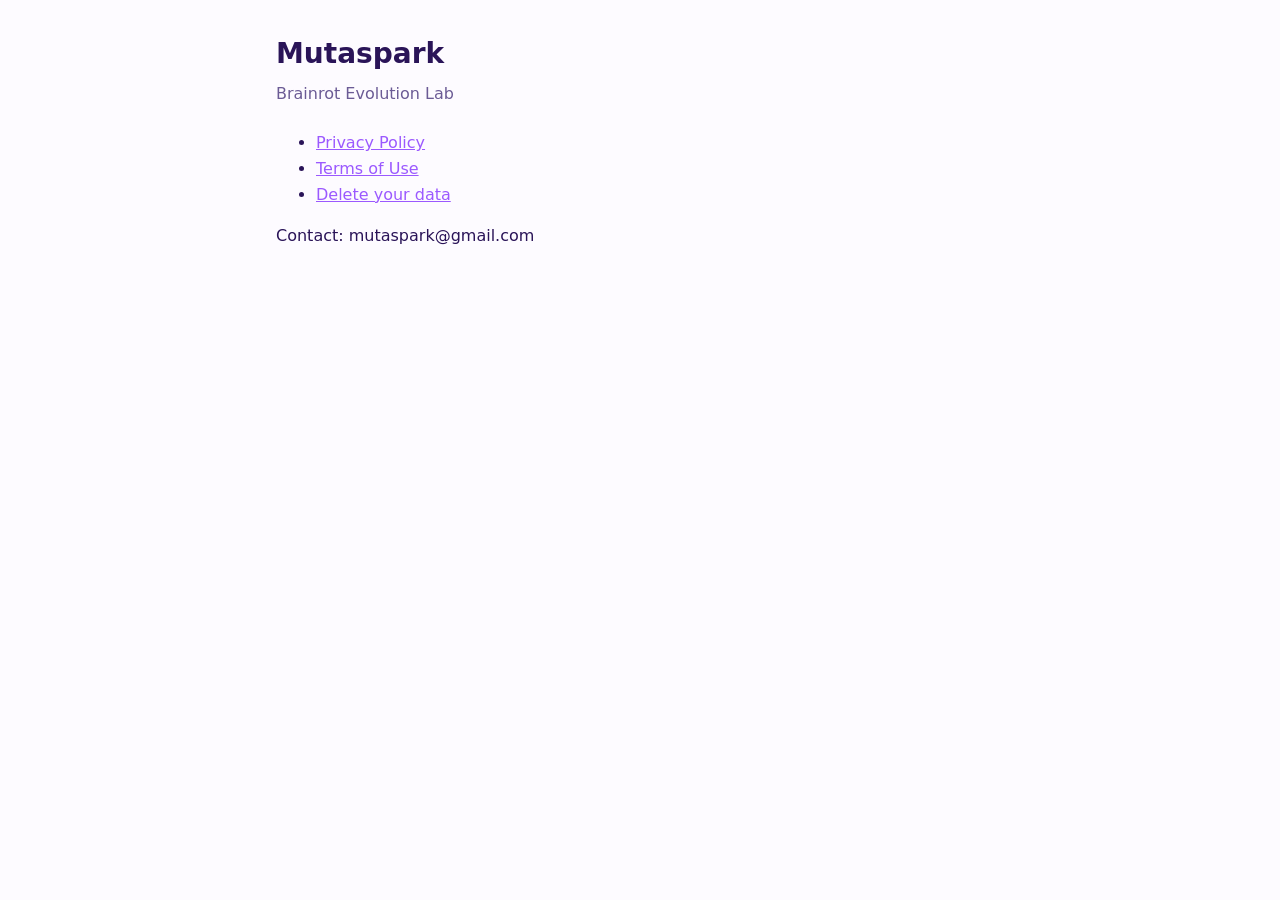
<file: index.html>
<!doctype html>
<html lang="en">
<head>
<meta charset="utf-8">
<meta name="viewport" content="width=device-width, initial-scale=1">
<title>Mutaspark</title>
<link rel="stylesheet" href="legal.css">
</head>
<body>
<main>
<h1>Mutaspark</h1>
<p class="meta">Brainrot Evolution Lab</p>
<ul>
<li><a href="privacy.html">Privacy Policy</a></li>
<li><a href="terms.html">Terms of Use</a></li>
<li><a href="delete-account.html">Delete your data</a></li>
</ul>
<p>Contact: mutaspark@gmail.com</p>
</main>
</body>
</html>
</file>
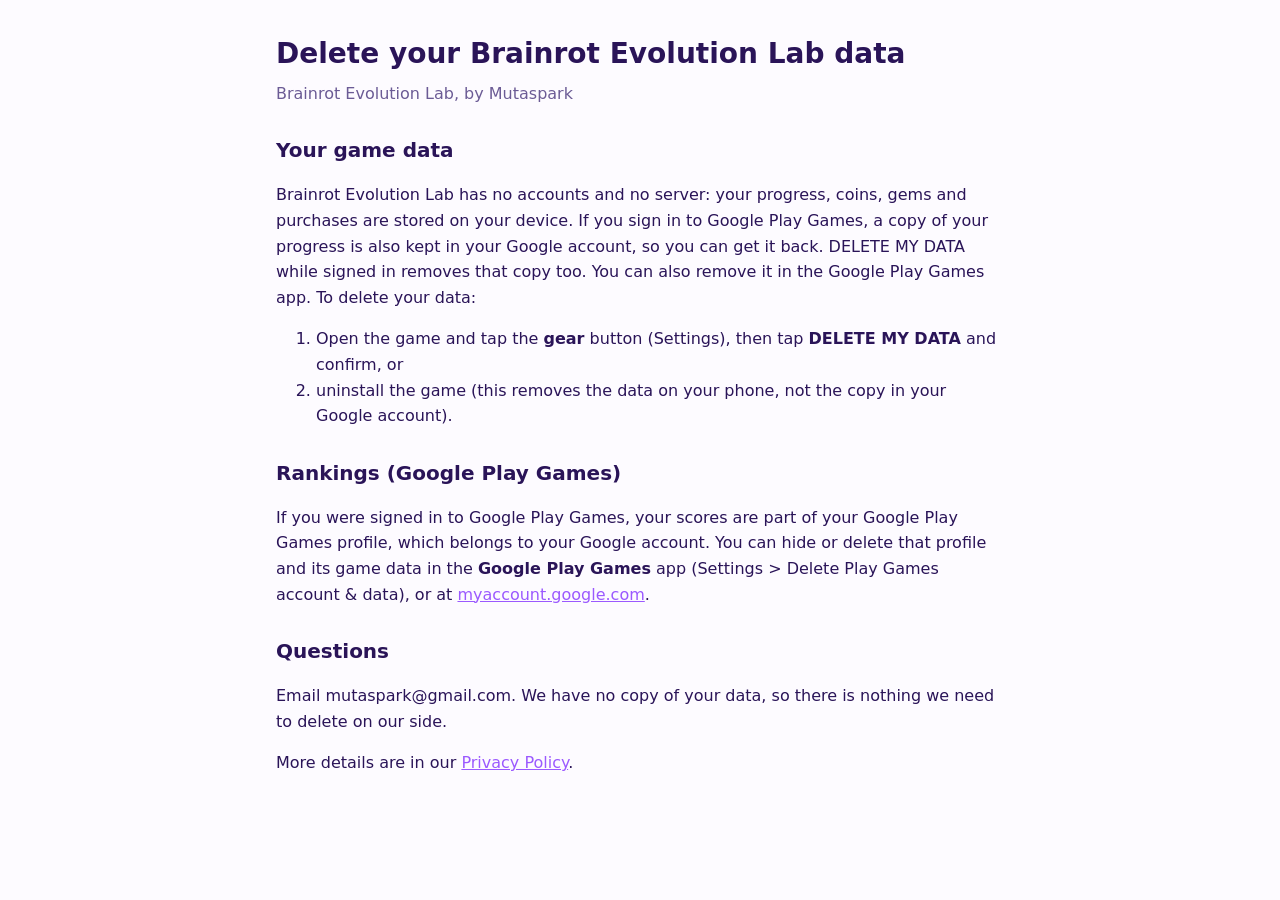
<file: delete-account.html>
<!doctype html>
<html lang="en">
<head>
<meta charset="utf-8">
<meta name="viewport" content="width=device-width, initial-scale=1">
<title>Delete your data - Brainrot Evolution Lab</title>
<link rel="stylesheet" href="legal.css">
</head>
<body>
<main>
<h1>Delete your Brainrot Evolution Lab data</h1>
<p class="meta">Brainrot Evolution Lab, by Mutaspark</p>

<h2>Your game data</h2>
<p>Brainrot Evolution Lab has no accounts and no server: your progress, coins, gems and purchases are stored on your
device. If you sign in to Google Play Games, a copy of your progress is also kept in your Google account, so you can get it back. DELETE MY DATA while signed in removes that copy too. You can also remove it in the Google Play Games app. To delete your data:</p>
<ol>
<li>Open the game and tap the <strong>gear</strong> button (Settings), then tap <strong>DELETE MY DATA</strong> and confirm, or</li>
<li>uninstall the game (this removes the data on your phone, not the copy in your Google account).</li>
</ol>

<h2>Rankings (Google Play Games)</h2>
<p>If you were signed in to Google Play Games, your scores are part of your Google Play Games profile, which belongs to
your Google account. You can hide or delete that profile and its game data in the <strong>Google Play Games</strong> app
(Settings &gt; Delete Play Games account &amp; data), or at <a href="https://myaccount.google.com">myaccount.google.com</a>.</p>

<h2>Questions</h2>
<p>Email mutaspark@gmail.com. We have no copy of your data, so there is nothing we need to delete on our side.</p>
<p>More details are in our <a href="privacy.html">Privacy Policy</a>.</p>
</main>
</body>
</html>
</file>
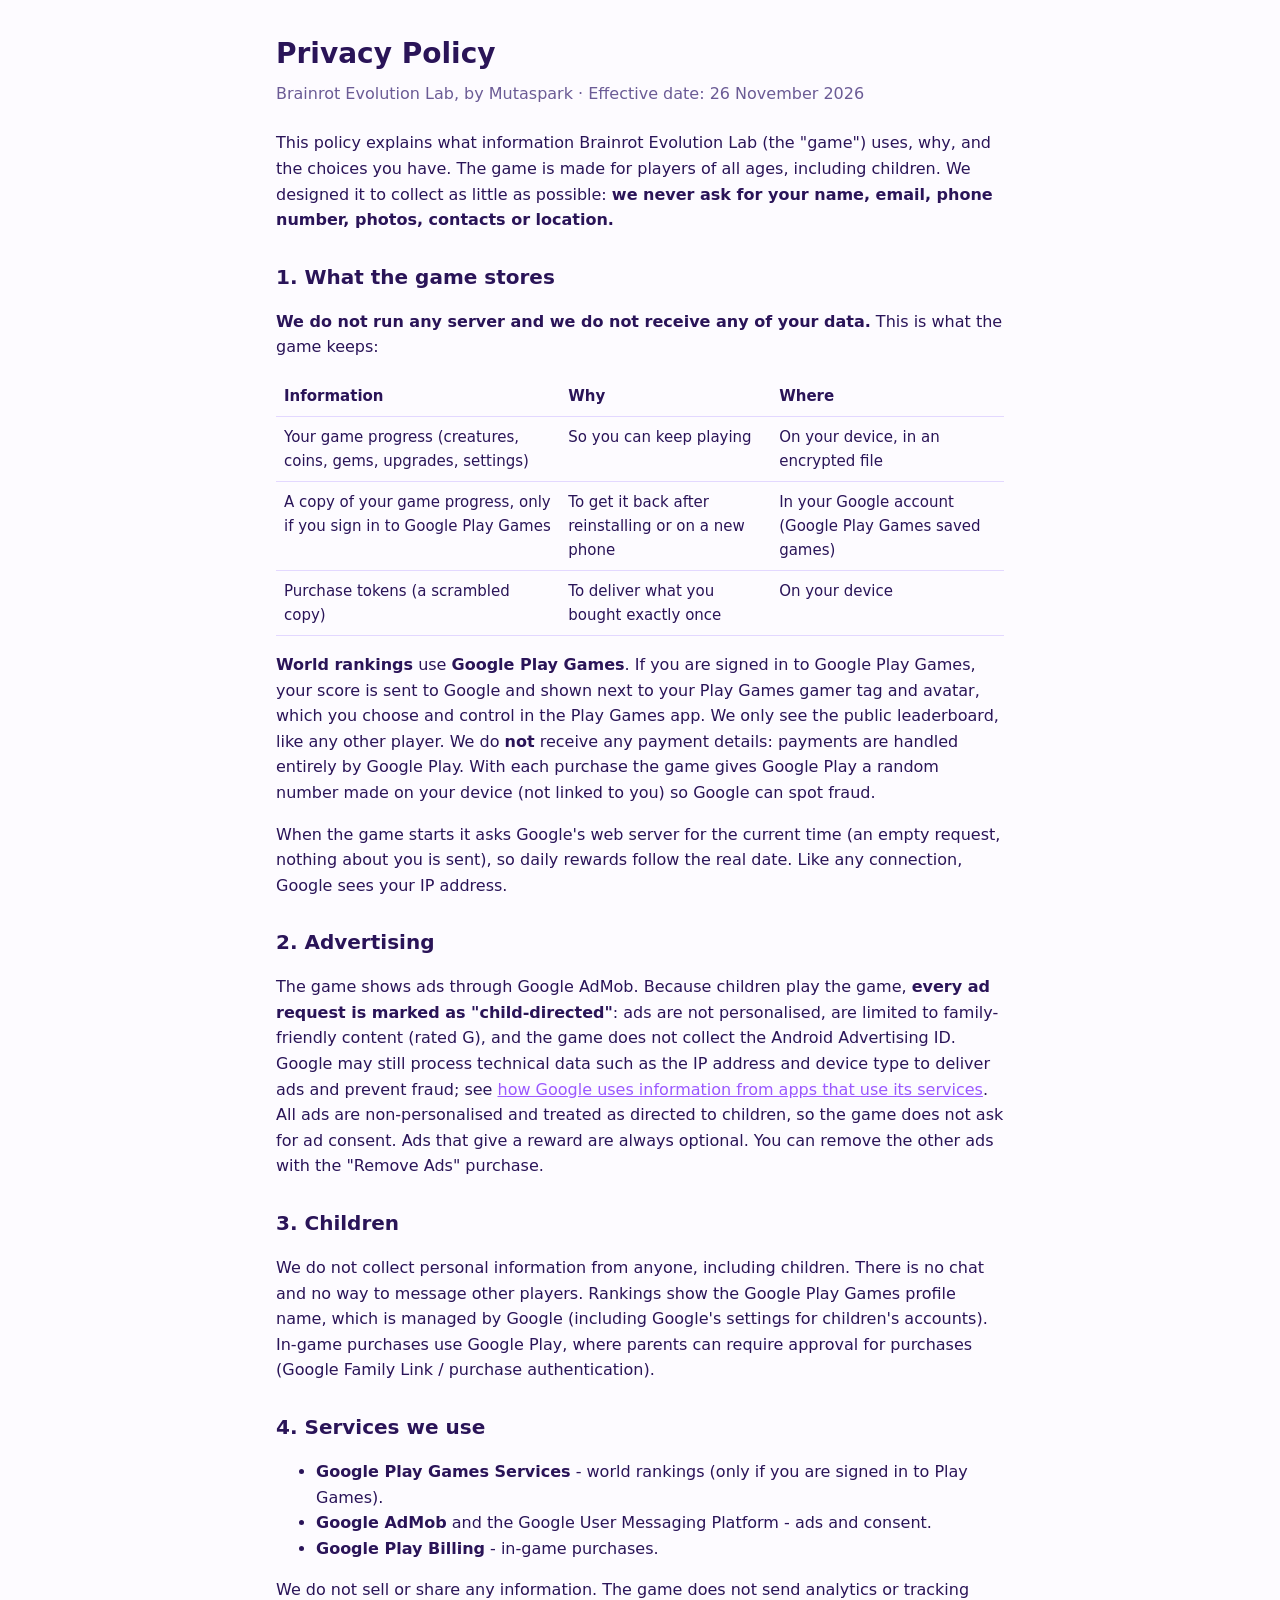
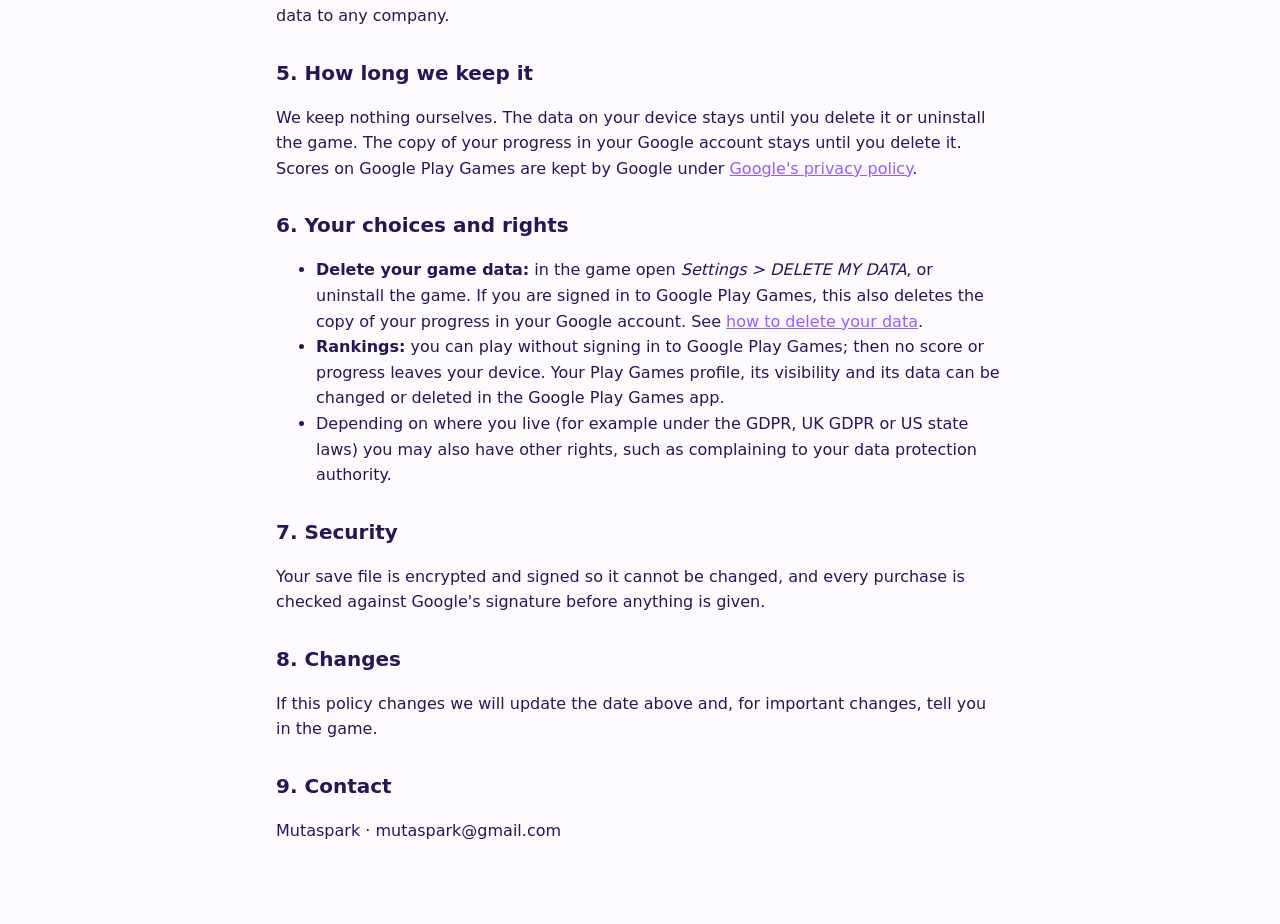
<file: privacy.html>
<!doctype html>
<html lang="en">
<head>
<meta charset="utf-8">
<meta name="viewport" content="width=device-width, initial-scale=1">
<title>Privacy Policy - Brainrot Evolution Lab</title>
<link rel="stylesheet" href="legal.css">
</head>
<body>
<main>
<h1>Privacy Policy</h1>
<p class="meta">Brainrot Evolution Lab, by Mutaspark &middot; Effective date: 26 November 2026</p>

<p>This policy explains what information Brainrot Evolution Lab (the "game") uses, why, and the choices you have.
The game is made for players of all ages, including children. We designed it to collect as little as possible:
<strong>we never ask for your name, email, phone number, photos, contacts or location.</strong></p>

<h2>1. What the game stores</h2>
<p><strong>We do not run any server and we do not receive any of your data.</strong> This is what the game keeps:</p>
<table>
<tr><th>Information</th><th>Why</th><th>Where</th></tr>
<tr><td>Your game progress (creatures, coins, gems, upgrades, settings)</td><td>So you can keep playing</td><td>On your device, in an encrypted file</td></tr>
<tr><td>A copy of your game progress, only if you sign in to Google Play Games</td><td>To get it back after reinstalling or on a new phone</td><td>In your Google account (Google Play Games saved games)</td></tr>
<tr><td>Purchase tokens (a scrambled copy)</td><td>To deliver what you bought exactly once</td><td>On your device</td></tr>
</table>
<p><strong>World rankings</strong> use <strong>Google Play Games</strong>. If you are signed in to Google Play Games, your
score is sent to Google and shown next to your Play Games gamer tag and avatar, which you choose and control in the Play
Games app. We only see the public leaderboard, like any other player. We do <strong>not</strong> receive any payment
details: payments are handled entirely by Google Play. With each purchase the game gives Google Play a random number made
on your device (not linked to you) so Google can spot fraud.</p>
<p>When the game starts it asks Google's web server for the current time (an empty request, nothing about you is sent),
so daily rewards follow the real date. Like any connection, Google sees your IP address.</p>

<h2>2. Advertising</h2>
<p>The game shows ads through Google AdMob. Because children play the game, <strong>every ad request is marked as
"child-directed"</strong>: ads are not personalised, are limited to family-friendly content (rated G), and the game
does not collect the Android Advertising ID. Google may still process technical data such as the IP address and
device type to deliver ads and prevent fraud; see
<a href="https://policies.google.com/technologies/partner-sites">how Google uses information from apps that use its services</a>.
All ads are non-personalised and treated as directed to children, so the game does not ask for ad consent.
Ads that give a reward are always optional. You can remove the other ads with the "Remove Ads" purchase.</p>

<h2>3. Children</h2>
<p>We do not collect personal information from anyone, including children. There is no chat and no way to message
other players. Rankings show the Google Play Games profile name, which is managed by Google (including Google's
settings for children's accounts). In-game purchases use Google Play, where parents can require approval for purchases
(Google Family Link / purchase authentication).</p>

<h2>4. Services we use</h2>
<ul>
<li><strong>Google Play Games Services</strong> - world rankings (only if you are signed in to Play Games).</li>
<li><strong>Google AdMob</strong> and the Google User Messaging Platform - ads and consent.</li>
<li><strong>Google Play Billing</strong> - in-game purchases.</li>
</ul>
<p>We do not sell or share any information. The game does not send analytics or tracking data to any company.</p>

<h2>5. How long we keep it</h2>
<p>We keep nothing ourselves. The data on your device stays until you delete it or uninstall the game. The copy of your
progress in your Google account stays until you delete it. Scores on
Google Play Games are kept by Google under
<a href="https://policies.google.com/privacy">Google's privacy policy</a>.</p>

<h2>6. Your choices and rights</h2>
<ul>
<li><strong>Delete your game data:</strong> in the game open <em>Settings &gt; DELETE MY DATA</em>, or uninstall the game.
If you are signed in to Google Play Games, this also deletes the copy of your progress in your Google account.
See <a href="delete-account.html">how to delete your data</a>.</li>
<li><strong>Rankings:</strong> you can play without signing in to Google Play Games; then no score or progress leaves your device.
Your Play Games profile, its visibility and its data can be changed or deleted in the Google Play Games app.</li>
<li>Depending on where you live (for example under the GDPR, UK GDPR or US state laws) you may also have other rights,
such as complaining to your data protection authority.</li>
</ul>

<h2>7. Security</h2>
<p>Your save file is encrypted and signed so it cannot be changed, and every purchase is checked against Google's
signature before anything is given.</p>

<h2>8. Changes</h2>
<p>If this policy changes we will update the date above and, for important changes, tell you in the game.</p>

<h2>9. Contact</h2>
<p>Mutaspark &middot; mutaspark@gmail.com</p>
</main>
</body>
</html>
</file>
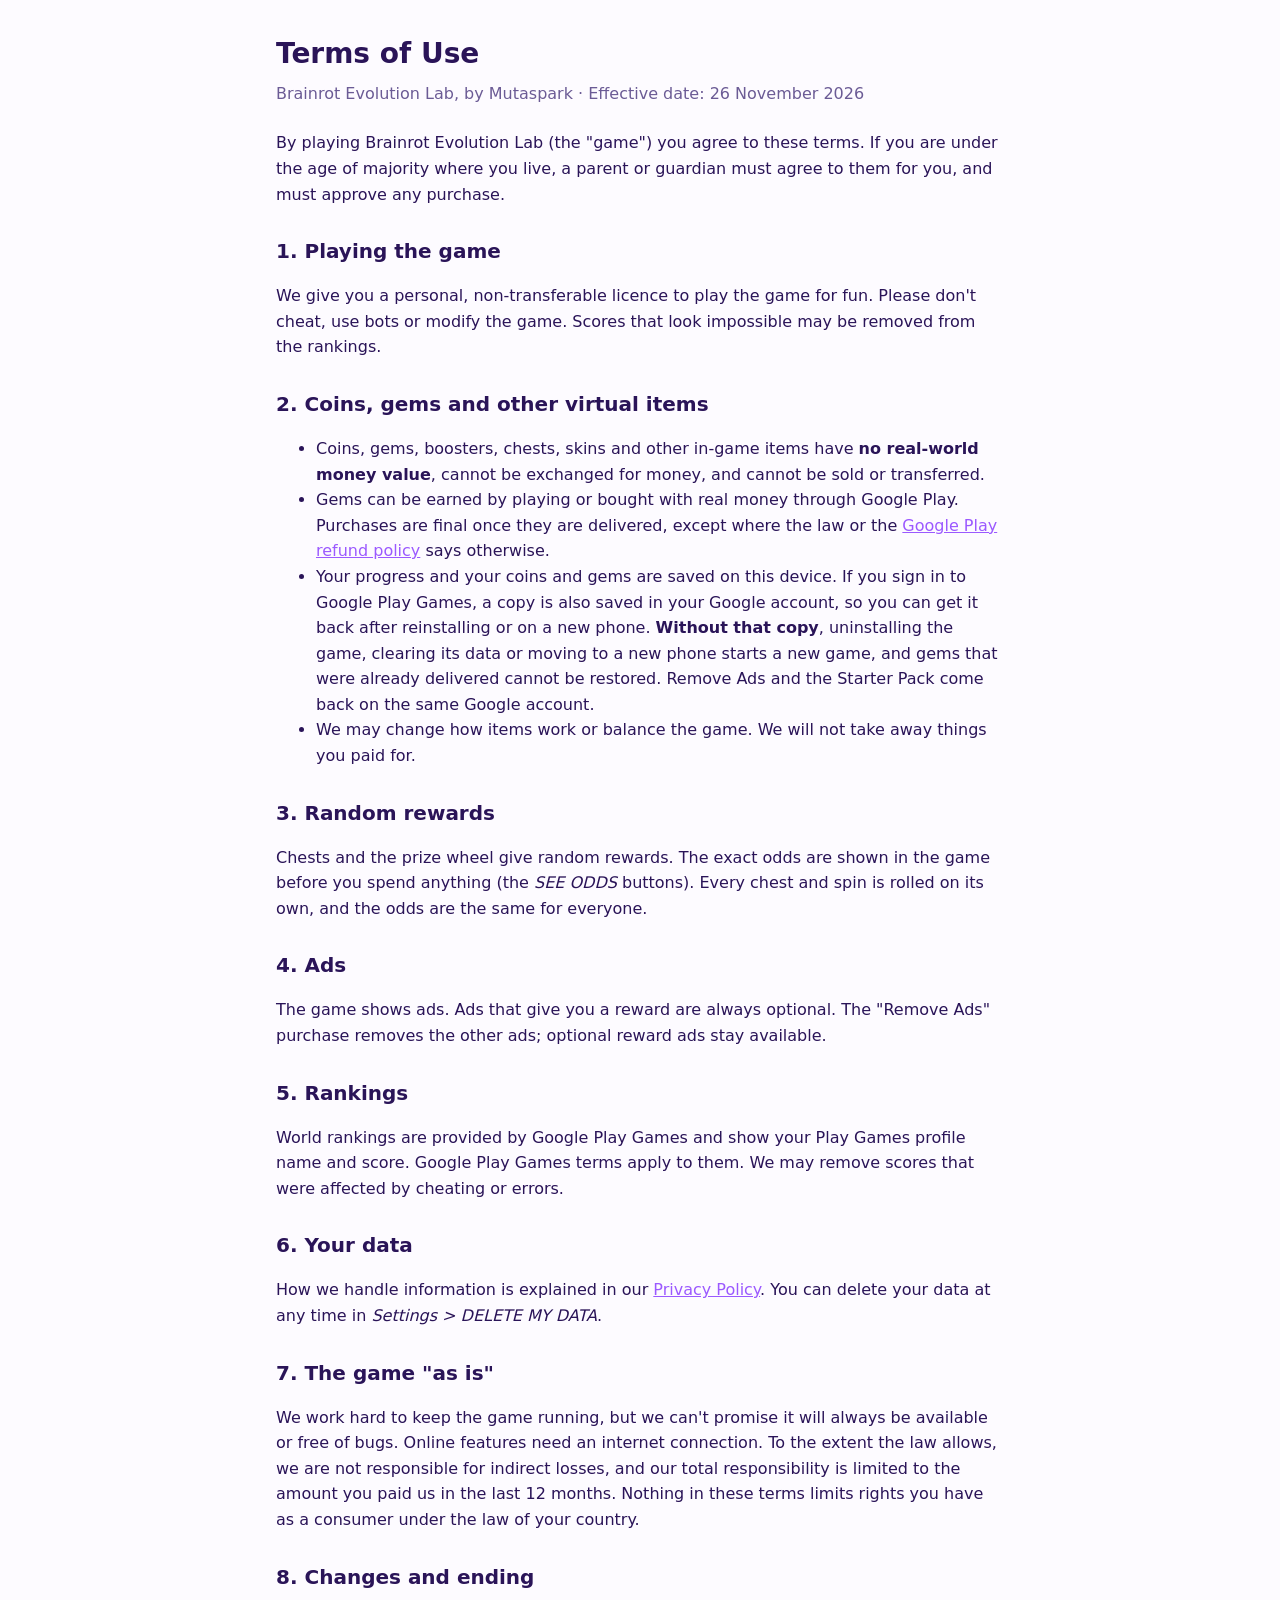
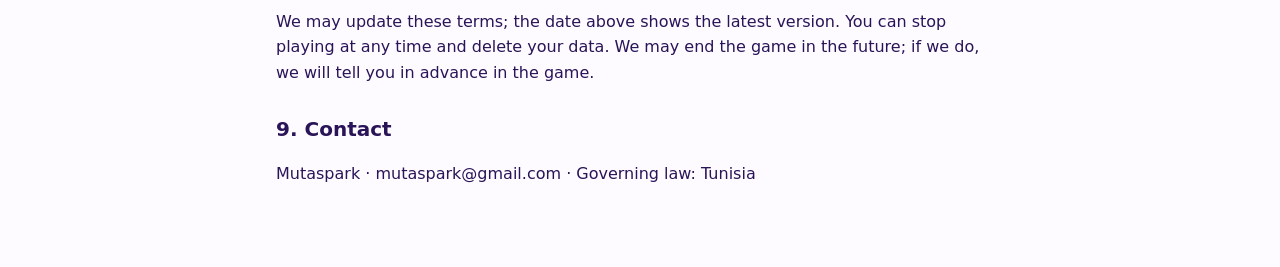
<file: terms.html>
<!doctype html>
<html lang="en">
<head>
<meta charset="utf-8">
<meta name="viewport" content="width=device-width, initial-scale=1">
<title>Terms of Use - Brainrot Evolution Lab</title>
<link rel="stylesheet" href="legal.css">
</head>
<body>
<main>
<h1>Terms of Use</h1>
<p class="meta">Brainrot Evolution Lab, by Mutaspark &middot; Effective date: 26 November 2026</p>

<p>By playing Brainrot Evolution Lab (the "game") you agree to these terms. If you are under the age of majority
where you live, a parent or guardian must agree to them for you, and must approve any purchase.</p>

<h2>1. Playing the game</h2>
<p>We give you a personal, non-transferable licence to play the game for fun. Please don't cheat, use bots or modify
the game. Scores that look impossible may be removed from the rankings.</p>

<h2>2. Coins, gems and other virtual items</h2>
<ul>
<li>Coins, gems, boosters, chests, skins and other in-game items have <strong>no real-world money value</strong>,
cannot be exchanged for money, and cannot be sold or transferred.</li>
<li>Gems can be earned by playing or bought with real money through Google Play. Purchases are final once they are
delivered, except where the law or the <a href="https://support.google.com/googleplay/answer/2479637">Google Play refund policy</a>
says otherwise.</li>
<li>Your progress and your coins and gems are saved on this device. If you sign in to Google Play Games, a copy is also saved
in your Google account, so you can get it back after reinstalling or on a new phone. <strong>Without that copy</strong>,
uninstalling the game, clearing its data or moving to a new phone starts a new game, and gems that were already delivered
cannot be restored. Remove Ads and the Starter Pack come back on the same Google account.</li>
<li>We may change how items work or balance the game. We will not take away things you paid for.</li>
</ul>

<h2>3. Random rewards</h2>
<p>Chests and the prize wheel give random rewards. The exact odds are shown in the game before you spend anything
(the <em>SEE ODDS</em> buttons). Every chest and spin is rolled on its own, and the odds are the same for everyone.</p>

<h2>4. Ads</h2>
<p>The game shows ads. Ads that give you a reward are always optional. The "Remove Ads" purchase removes the
other ads; optional reward ads stay available.</p>

<h2>5. Rankings</h2>
<p>World rankings are provided by Google Play Games and show your Play Games profile name and score. Google Play Games terms apply to them. We may remove scores that were affected by cheating or errors.</p>

<h2>6. Your data</h2>
<p>How we handle information is explained in our <a href="privacy.html">Privacy Policy</a>. You can delete your
data at any time in <em>Settings &gt; DELETE MY DATA</em>.</p>

<h2>7. The game "as is"</h2>
<p>We work hard to keep the game running, but we can't promise it will always be available or free of bugs. Online
features need an internet connection. To the extent the law allows, we are not responsible for indirect losses,
and our total responsibility is limited to the amount you paid us in the last 12 months. Nothing in these terms
limits rights you have as a consumer under the law of your country.</p>

<h2>8. Changes and ending</h2>
<p>We may update these terms; the date above shows the latest version. You can stop playing at any time and
delete your data. We may end the game in the future; if we do, we will tell you in advance in the game.</p>

<h2>9. Contact</h2>
<p>Mutaspark &middot; mutaspark@gmail.com &middot; Governing law: Tunisia</p>
</main>
</body>
</html>
</file>
<file: legal.css>
:root { --bg: #fdfbff; --ink: #2a1458; --muted: #6b5b95; --line: #e3d8ff; --accent: #9b59ff; }
@media (prefers-color-scheme: dark) { :root { --bg: #1a0c40; --ink: #f3eeff; --muted: #c9bff2; --line: #3a2a70; --accent: #c4a1ff; } }
* { box-sizing: border-box; }
body { margin: 0; background: var(--bg); color: var(--ink); font: 16px/1.6 system-ui, -apple-system, "Segoe UI", Roboto, sans-serif; }
main { max-width: 760px; margin: 0 auto; padding: 32px 16px 64px; }
h1 { font-size: 28px; margin: 0 0 4px; }
h2 { font-size: 20px; margin: 28px 0 8px; }
.meta { color: var(--muted); margin: 0 0 24px; }
a { color: var(--accent); }
table { width: 100%; border-collapse: collapse; font-size: 15px; }
th, td { text-align: left; vertical-align: top; padding: 8px; border-bottom: 1px solid var(--line); }
.todo { background: #ffe9a8; color: #5a3e10; padding: 0 4px; border-radius: 4px; }
</file>
